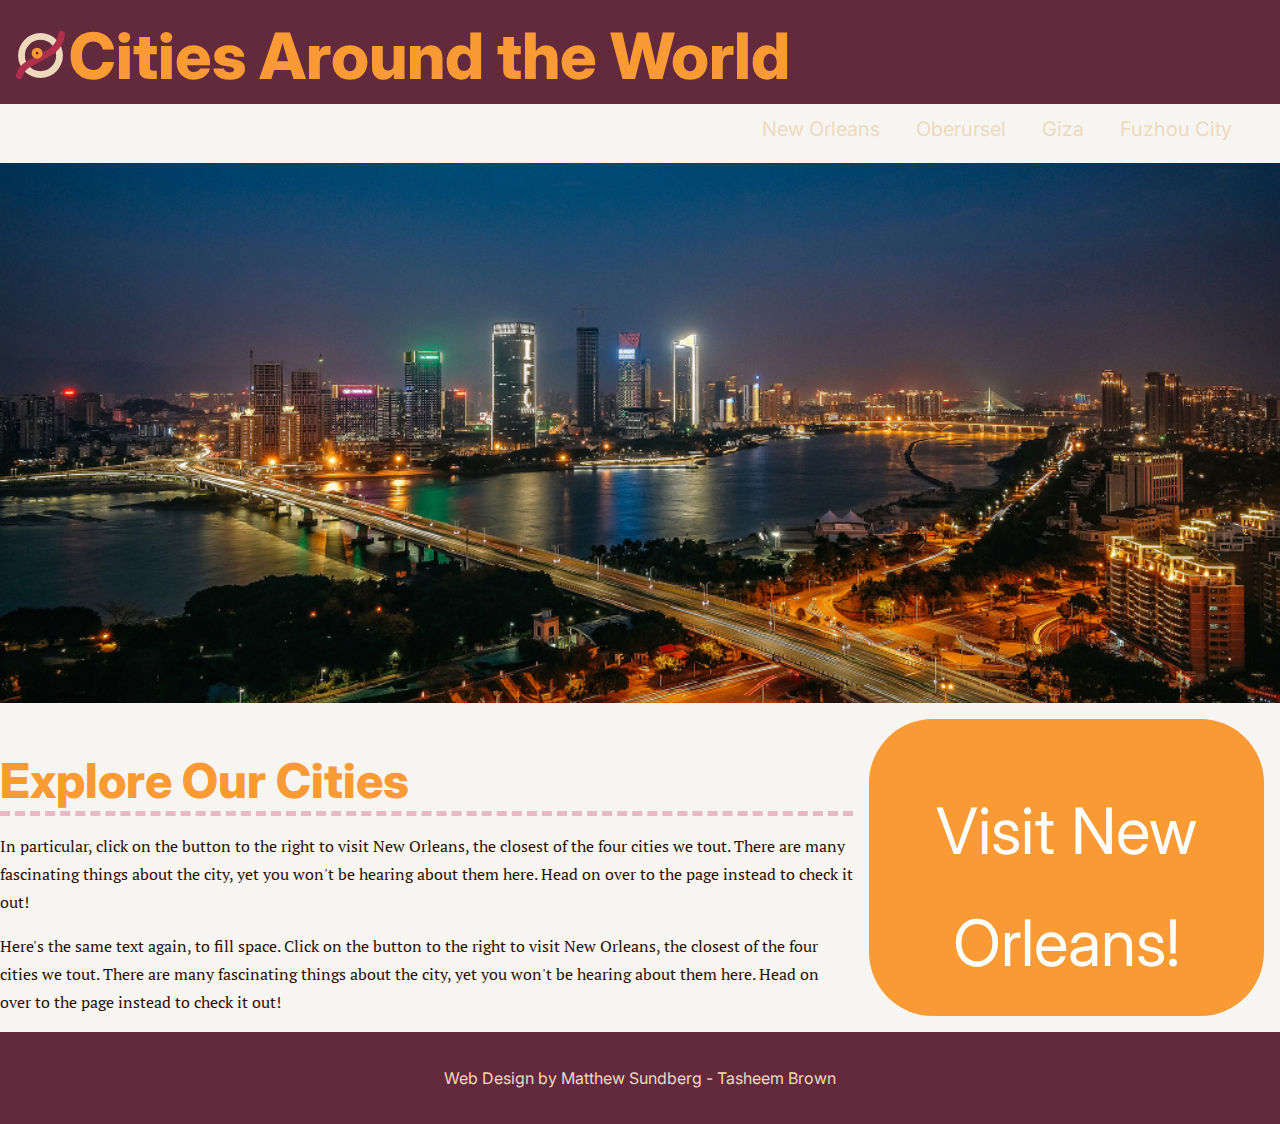
<file: index.html>
<!DOCTYPE html>
<html lang="en">
	<head>
		<meta charset="utf-8">
		<meta name="viewport" content="width=device-width, initial-scale=1.0">
		<title>DMS 290 - Project 02 - Cities Around the World</title>
		<link rel="stylesheet" href="css/index.css">
	</head>

	<body>
		<header class="inset">
			<a href="." class="left-nav">
				<img src="images/logo.svg" alt="logo" class="logo">
				<h1 class="site-title">Cities Around the World</h1>
			</a>
			<nav class="right-nav">
				<ol>
					<li><a href="new-orleans.html">New Orleans</a></li>
					<li><a href="oberursel.html">Oberursel</a></li>
					<li><a href="giza.html">Giza</a></li>
					<li><a href="fuzhou.html">Fuzhou City</a></li>
				</ol>
			</nav>
		</header>
		<main class="container">
			<img class="full-hero" src="images/Fuzhou_Cityscape_(Taixi_CBD).jpg" alt="Cityscape image">
			<section class="boring-area">
				<h2>Explore Our Cities</h2>
				<p>In particular, click on the button to the right to visit New Orleans, the closest of the four cities we tout. There are many fascinating things about the city, yet you won't be hearing about them here. Head on over to the page instead to check it out!</p>
				<p>Here's the same text again, to fill space. Click on the button to the right to visit New Orleans, the closest of the four cities we tout. There are many fascinating things about the city, yet you won't be hearing about them here. Head on over to the page instead to check it out!</p>
			</section>
			<a class="call-to-action" href="new-orleans.html">Visit New Orleans!</a>
		</main>
		<footer class="inset">
			Web Design by Matthew Sundberg - Tasheem Brown
		</footer>
	</body>
</html>
</file>
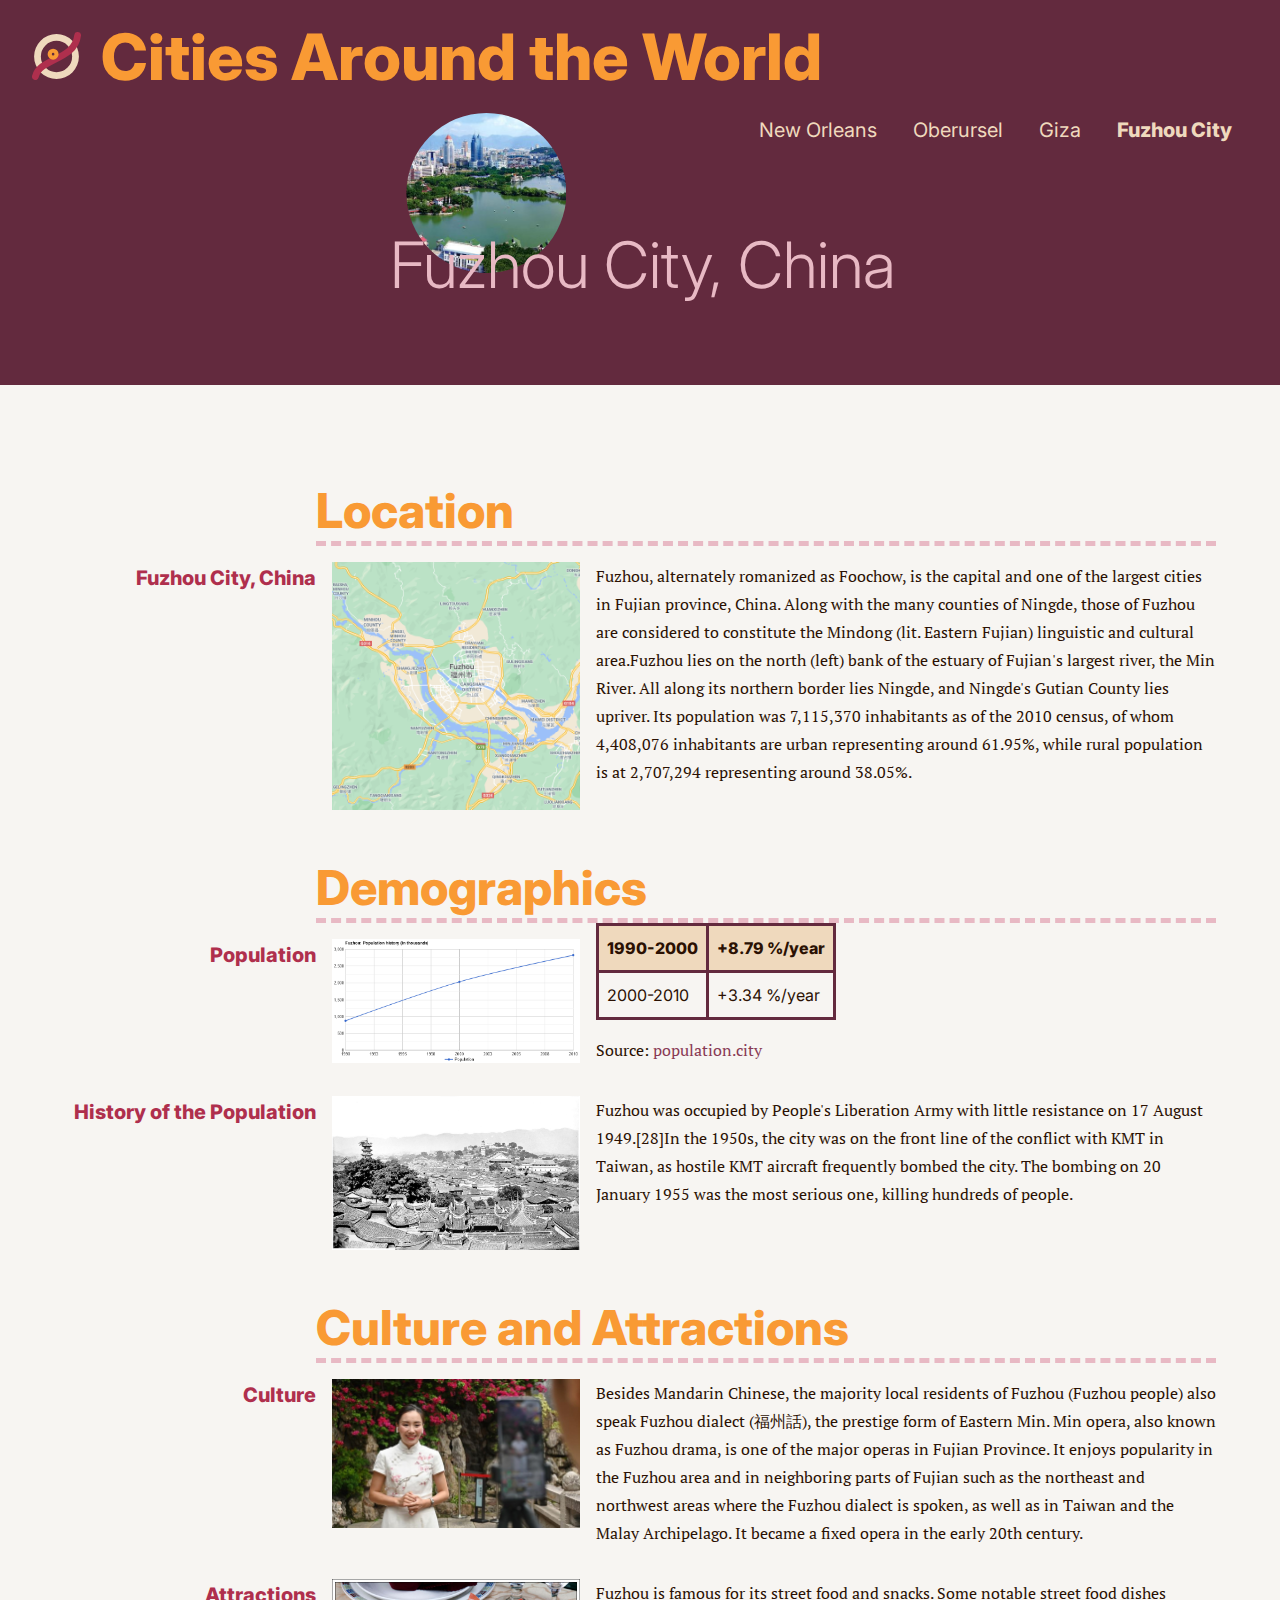
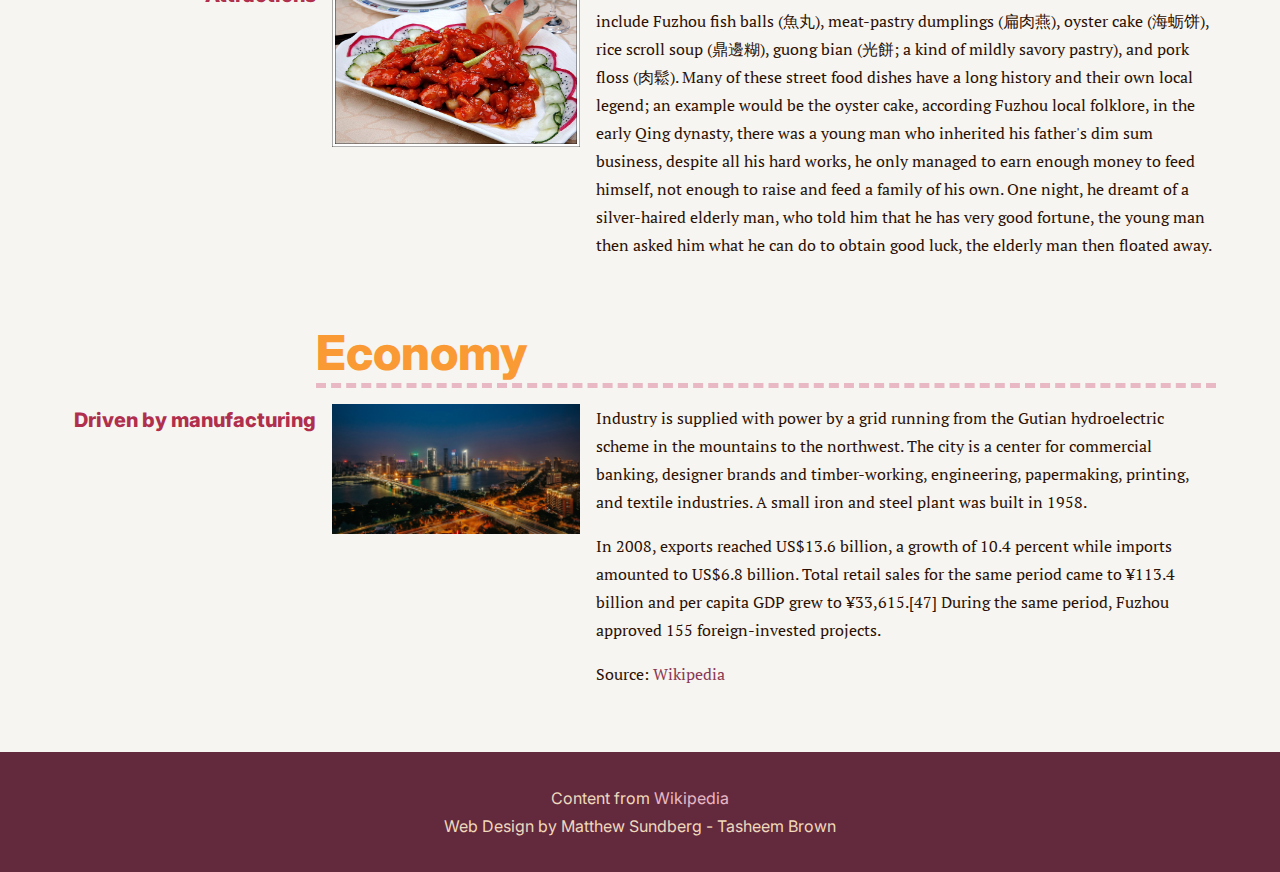
<file: fuzhou.html>
<!DOCTYPE html>
<html lang="en">
	<head>
		<meta charset="utf-8">
		<meta name="viewport" content="width=device-width, initial-scale=1.0">
		<title>DMS 290 - Project 02 - Fuzhou City</title>
		<link rel="stylesheet" href="css/city.css">
	</head>

	<body>
		<header class="inset">
			<a href="." class="left-nav">
				<img src="images/logo.svg" alt="logo" class="logo">
				<h1 class="site-title">Cities Around the World</h1>
			</a>
			<nav class="right-nav">
				<ol>
					<li><a href="new-orleans.html">New Orleans</a></li>
					<li><a href="oberursel.html">Oberursel</a></li>
					<li><a href="giza.html">Giza</a></li>
					<li class="active"><a href="fuzhou.html">Fuzhou City</a></li>
				</ol>
			</nav>
			<div class="center-nav">
				<img src="images/fuzhou-city.jpg" alt="Fuzhou City">
				<h1>Fuzhou City, China</h1>
			</div>
		</header>

		<main class="container">
			<section>
				<h2>Location</h2>
				<section class="row"> <!--location-->
					<h3>Fuzhou City, China</h3>
					<img class="middle-third" src="images/fuzhou-map.png" alt="Fuzhou City Map">
					<div>
						<p>
							Fuzhou, alternately romanized as Foochow, is the capital and one of the largest cities in Fujian province, China. Along with the many counties of Ningde, those of Fuzhou are considered to constitute the Mindong (lit. Eastern Fujian) linguistic and cultural area.Fuzhou lies on the north (left) bank of the estuary of Fujian's largest river, the Min River. All along its northern border lies Ningde, and Ningde's Gutian County lies upriver. Its population was 7,115,370 inhabitants as of the 2010 census, of whom 4,408,076 inhabitants are urban representing around 61.95%, while rural population is at 2,707,294 representing around 38.05%.
					</div>
				</section>
			</section>

			<section>
				<h2>Demographics</h2>
				<section class="row demographics"> <!--Demographics-->
					<h3>Population</h3>
					<img src="images/fuzhou-demographics.png" alt="Fuzhou City Demographics">
					<div>
						<table>
							<tr>
								<td>1990-2000</td>
								<td>+8.79 %/year</td>
							</tr>
							<tr>
								<td>2000-2010</td>
								<td>+3.34 %/year</td>
							</tr>
						</table>
						<p>Source: <a href="http://population.city/china/fuzhou/">population.city</a></p>
					</div>
				</section>

				<section class="row"> <!--History-->
					<h3>History of the Population</h3>
					<img src="images/fuzhou-history.jpg" alt="New Orleans History">
					<div>
						<p>
							Fuzhou was occupied by People's Liberation Army with little resistance on 17 August 1949.[28]In the 1950s, the city was on the front line of the conflict with KMT in Taiwan, as hostile KMT aircraft frequently bombed the city. The bombing on 20 January 1955 was the most serious one, killing hundreds of people.
						</p>
					</div>
				</section>
			</section>

			<section>
				<h2>Culture and Attractions</h2>
				<section class="row"> <!--Culture-->
					<h3>Culture</h3>
					<img src="images/fuzhou-culture.jpeg" alt="Giza Culture">
					<div>
						<p>
							Besides Mandarin Chinese, the majority local residents of Fuzhou (Fuzhou people) also speak Fuzhou dialect (福州話), the prestige form of Eastern Min. Min opera, also known as Fuzhou drama, is one of the major operas in Fujian Province. It enjoys popularity in the Fuzhou area and in neighboring parts of Fujian such as the northeast and northwest areas where the Fuzhou dialect is spoken, as well as in Taiwan and the Malay Archipelago. It became a fixed opera in the early 20th century.
						</p>
					</div>
				</section>

				<section class="row"> <!--Attractions-->
					<h3>Attractions</h3>
					<img src="images/Litchi_Pork.jpg" alt="Giza Attractions">
					<div>
						<p>
							Fuzhou is famous for its street food and snacks. Some notable street food dishes include Fuzhou fish balls (魚丸), meat-pastry dumplings (扁肉燕), oyster cake (海蛎饼), rice scroll soup (鼎邊糊), guong bian (光餅; a kind of mildly savory pastry), and pork floss (肉鬆). Many of these street food dishes have a long history and their own local legend; an example would be the oyster cake, according Fuzhou local folklore, in the early Qing dynasty, there was a young man who inherited his father's dim sum business, despite all his hard works, he only managed to earn enough money to feed himself, not enough to raise and feed a family of his own. One night, he dreamt of a silver-haired elderly man, who told him that he has very good fortune, the young man then asked him what he can do to obtain good luck, the elderly man then floated away.
						</p>
					</div>
				</section>
			</section>

			<section>
				<h2>Economy</h2>
				<section class="row"> <!--economy-->
					<h3>Driven by manufacturing</h3>
					<img src="images/Fuzhou_Cityscape_(Taixi_CBD).jpg" alt="Fuzhou Cityscape">
					<div>
						<p>
							Industry is supplied with power by a grid running from the Gutian hydroelectric scheme in the mountains to the northwest. The city is a center for commercial banking, designer brands and timber-working, engineering, papermaking, printing, and textile industries. A small iron and steel plant was built in 1958.
						</p>
						<p>
							In 2008, exports reached US$13.6 billion, a growth of 10.4 percent while imports amounted to US$6.8 billion. Total retail sales for the same period came to ¥113.4 billion and per capita GDP grew to ¥33,615.[47] During the same period, Fuzhou approved 155 foreign-invested projects.
						</p>
						<p>Source: <a href="https://en.wikipedia.org/wiki/Fuzhou">Wikipedia</a></p>
					</div>
				</section>
			</section>
		</main>

		<footer class="inset">
			<div>
				Content from <a href="https://en.wikipedia.org/wiki/Fuzhou">Wikipedia</a>
			</div>
			<div>Web Design by Matthew Sundberg - Tasheem Brown</div>
		</footer>
	</body>
</html>
</file>
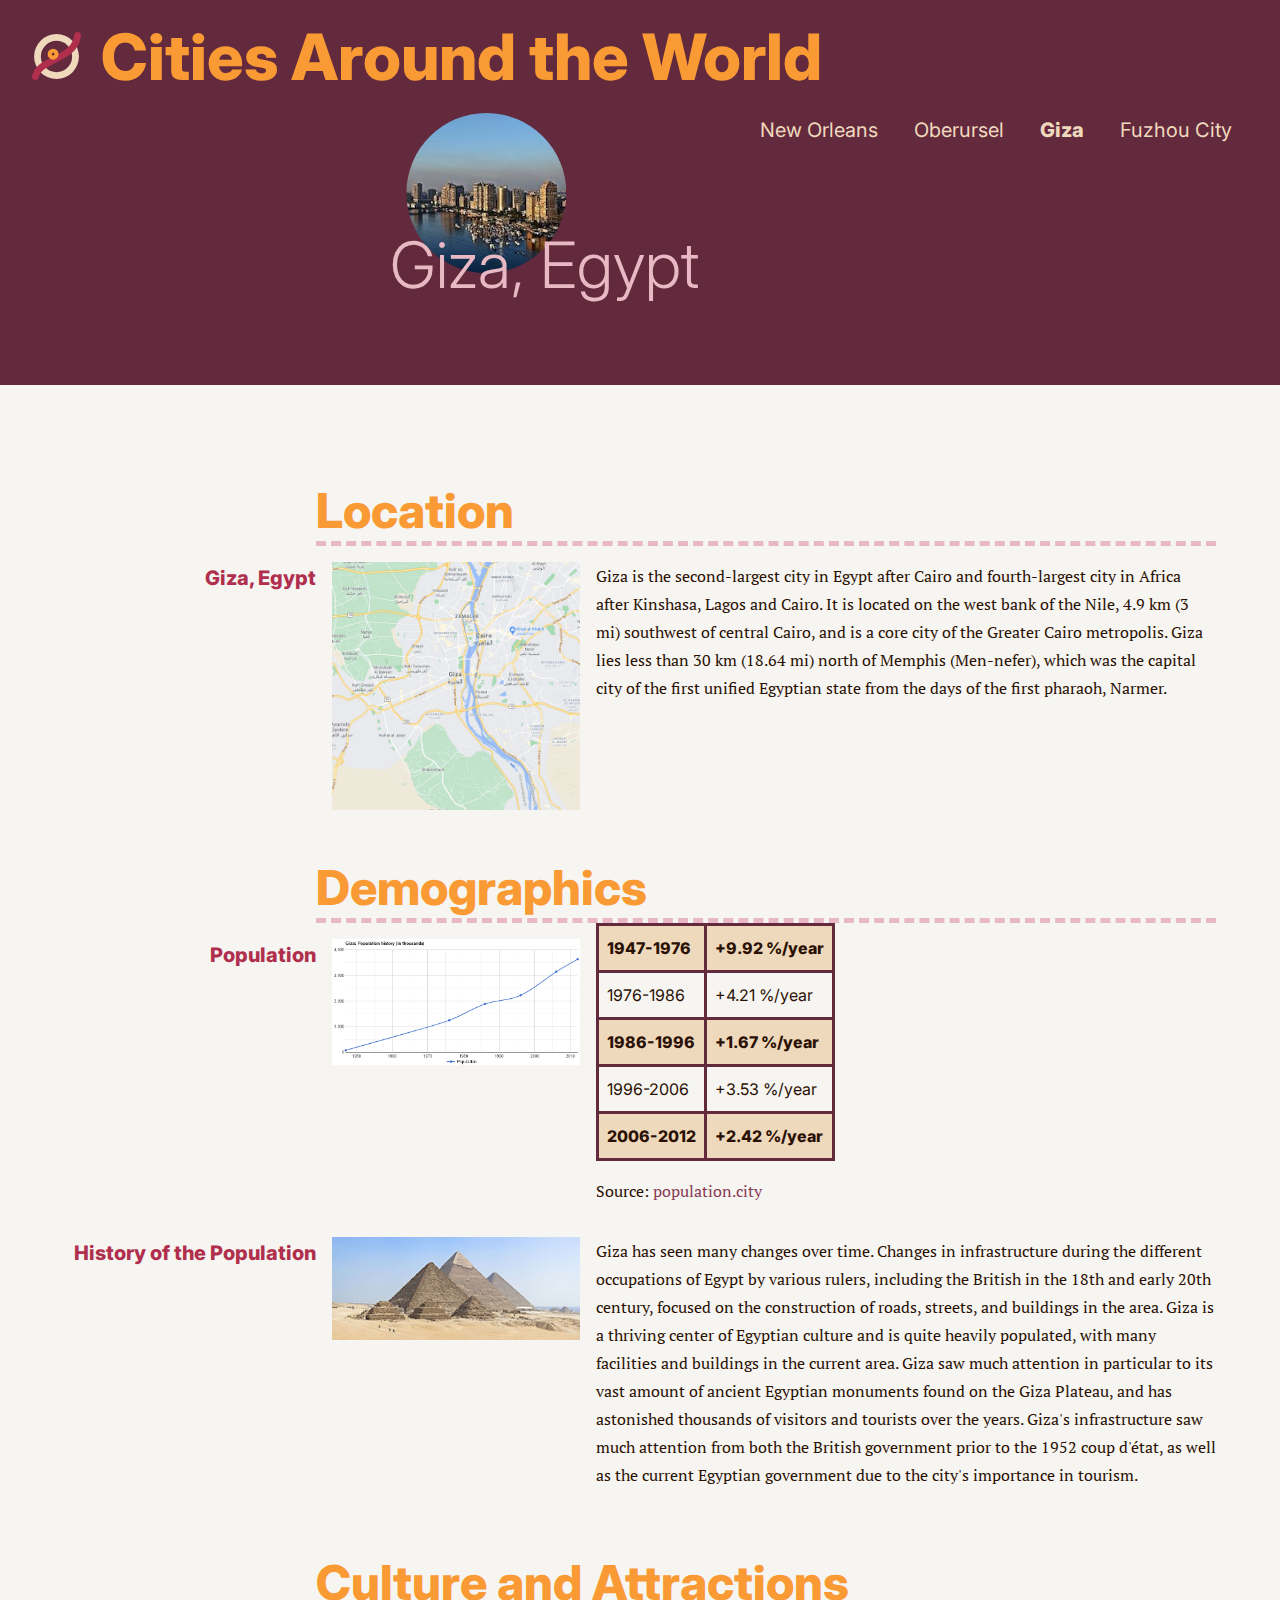
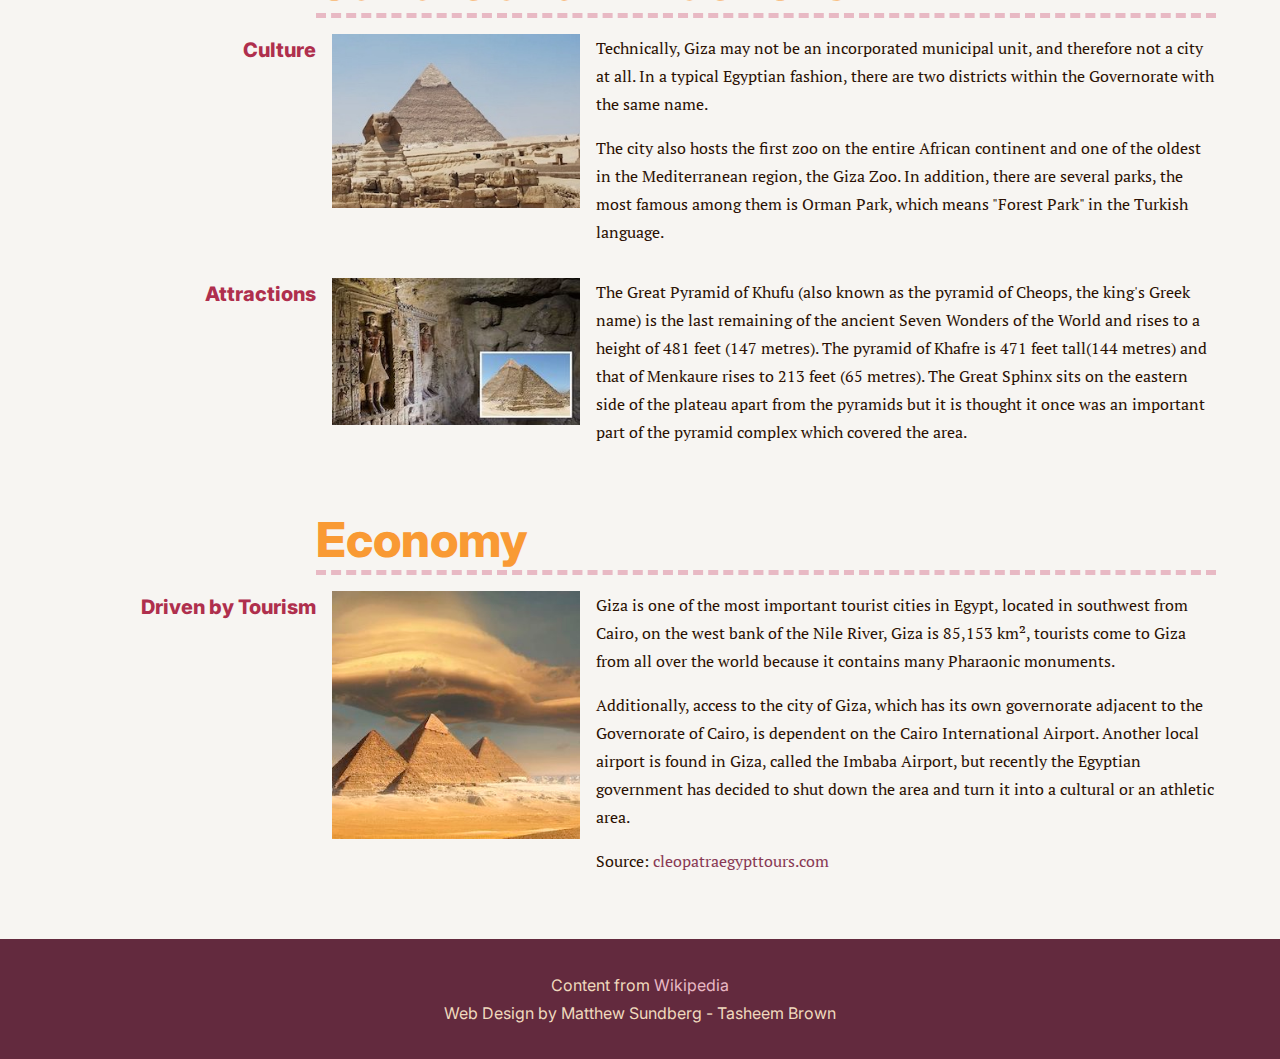
<file: giza.html>
<!DOCTYPE html>
<html lang="en">
	<head>
		<meta charset="utf-8">
		<meta name="viewport" content="width=device-width, initial-scale=1.0">
		<title>DMS 290 - Project 02 - Giza</title>
		<link rel="stylesheet" href="css/city.css">
	</head>

	<body>
		<header class="inset">
			<a href="." class="left-nav">
				<img src="images/logo.svg" alt="logo" class="logo">
				<h1 class="site-title">Cities Around the World</h1>
			</a>
			<nav class="right-nav">
				<ol>
					<li><a href="new-orleans.html">New Orleans</a></li>
					<li><a href="oberursel.html">Oberursel</a></li>
					<li class="active"><a href="giza.html">Giza</a></li>
					<li><a href="fuzhou.html">Fuzhou City</a></li>
				</ol>
			</nav>
			<div class="center-nav">
				<img src="images/giza-city.jpg" alt="Giza">
				<h1>Giza, Egypt</h1>
			</div>
		</header>

		<main class="container">
			<section>
				<h2>Location</h2>
				<section class="row"> <!--location-->
					<h3>Giza, Egypt</h3>
					<img src="images/giza-map.png" alt="Giza Map">
					<div>
						<p>
							Giza is the second-largest city in Egypt after Cairo and fourth-largest city in Africa after Kinshasa, Lagos and Cairo. It is located on the west bank of the Nile, 4.9 km (3 mi) southwest of central Cairo, and is a core city of the Greater Cairo metropolis. Giza lies less than 30 km (18.64 mi) north of Memphis (Men-nefer), which was the capital city of the first unified Egyptian state from the days of the first pharaoh, Narmer.
						</p>
					</div>
				</section>
			</section>

			<section>
				<h2>Demographics</h2>
				<section class="row demographics"> <!--Demographics-->
					<h3>Population</h3>
					<img src="images/giza-demographics.png" alt="Giza Demographics">
					<div>
						<table>
							<tr>
								<td>1947-1976</td>
								<td>+9.92 %/year</td>
							</tr>
							<tr>
								<td>1976-1986</td>
								<td>+4.21 %/year</td>
							</tr>
							<tr>
								<td>1986-1996</td>
								<td>+1.67 %/year</td>
							</tr>
							<tr>
								<td>1996-2006</td>
								<td>+3.53 %/year</td>
							</tr>
							<tr>
								<td>2006-2012</td>
								<td>+2.42 %/year</td>
							</tr>
						</table>
						<p>Source: <a href="http://population.city/egypt/giza/">population.city</a></p>
					</div>
				</section>

				<section class="row"> <!--History-->
					<h3>History of the Population</h3>
					<img src="images/giza-history.jpg" alt="New Orleans History">
					<div>
						<p>
							Giza has seen many changes over time. Changes in infrastructure during the different occupations of Egypt by various rulers, including the British in the 18th and early 20th century, focused on the construction of roads, streets, and buildings in the area. Giza is a thriving center of Egyptian culture and is quite heavily populated, with many facilities and buildings in the current area. Giza saw much attention in particular to its vast amount of ancient Egyptian monuments found on the Giza Plateau, and has astonished thousands of visitors and tourists over the years. Giza's infrastructure saw much attention from both the British government prior to the 1952 coup d'état, as well as the current Egyptian government due to the city's importance in tourism.
						</p>
					</div>
				</section>
			</section>

			<section>
				<h2>Culture and Attractions</h2>
				<section class="row"> <!--Culture-->
					<h3>Culture</h3>
					<img src="images/giza-culture.jpg" alt="Giza Culture">
					<div>
						<p>
							Technically, Giza may not be an incorporated municipal unit, and therefore not a city at all. In a typical Egyptian fashion, there are two districts within the Governorate with the same name.
						</p>
						<p>
							The city also hosts the first zoo on the entire African continent and one of the oldest in the Mediterranean region, the Giza Zoo. In addition, there are several parks, the most famous among them is Orman Park, which means "Forest Park" in the Turkish language.
						</p>
					</div>
				</section>

				<section class="row"> <!--Attractions-->
					<h3>Attractions</h3>
					<img src="images/giza-attractions.jpg" alt="Giza Attractions">
					<div>
						<p>
							The Great Pyramid of Khufu (also known as the pyramid of Cheops, the king's Greek name) is the last remaining of the ancient Seven Wonders of the World and rises to a height of 481 feet (147 metres). The pyramid of Khafre is 471 feet tall(144 metres) and that of Menkaure rises to 213 feet (65 metres). The Great Sphinx sits on the eastern side of the plateau apart from the pyramids but it is thought it once was an important part of the pyramid complex which covered the area.
						</p>
					</div>
				</section>
			</section>

			<section>
				<h2>Economy</h2>
				<section class="row"> <!--economy-->
					<h3>Driven by Tourism</h3>
					<img src="images/giza-tourism.jpg" alt="Giza Tourism">
					<div>
						<p>
							Giza is one of the most important tourist cities in Egypt, located in southwest from Cairo, on the west bank of the Nile River, Giza is 85,153 km², tourists come to Giza from all over the world because it contains many Pharaonic monuments.
						</p>
						<p>
							Additionally, access to the city of Giza, which has its own governorate adjacent to the Governorate of Cairo, is dependent on the Cairo International Airport. Another local airport is found in Giza, called the Imbaba Airport, but recently the Egyptian government has decided to shut down the area and turn it into a cultural or an athletic area.
						</p>
						<p>Source: <a href="https://www.cleopatraegypttours.com/egypt-travel-guide/giza-attractions/">cleopatraegypttours.com</a></p>
					</div>
				</section>
			</section>
		</main>

		<footer class="inset">
			<div>
				Content from <a href="https://en.wikipedia.org/wiki/Giza">Wikipedia</a>
			</div>
			<div>Web Design by Matthew Sundberg - Tasheem Brown</div>
		</footer>
	</body>
</html>
</file>
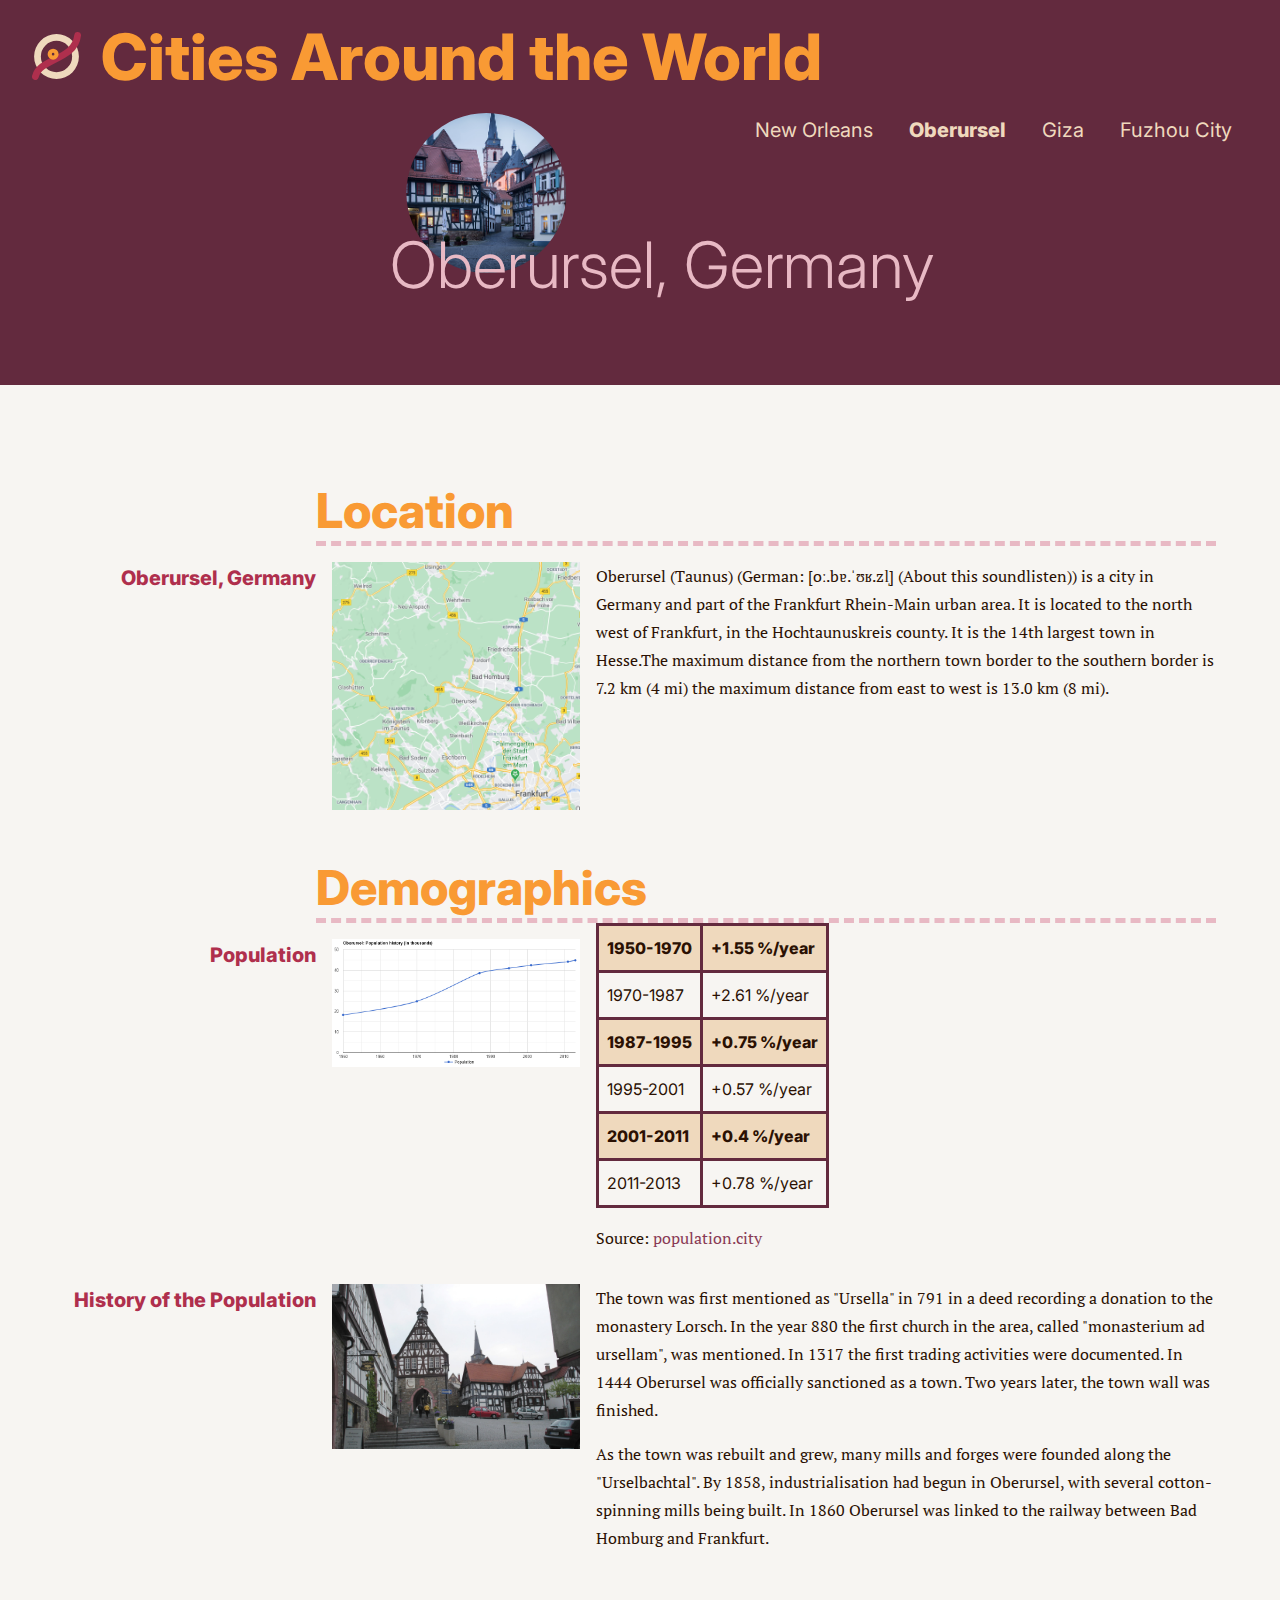
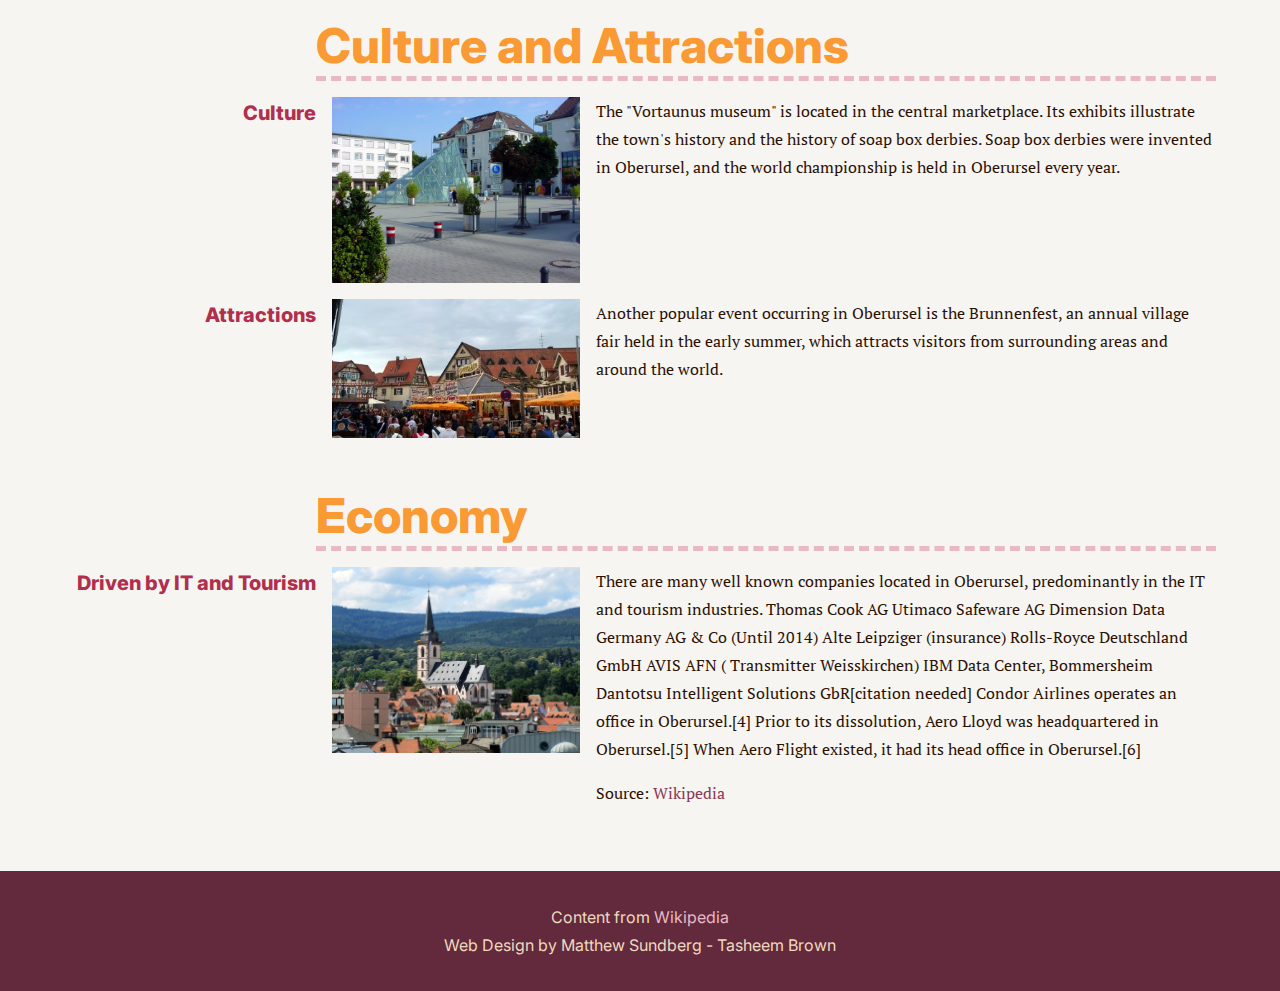
<file: oberursel.html>
<!DOCTYPE html>
<html lang="en">
	<head>
		<meta charset="utf-8">
		<meta name="viewport" content="width=device-width, initial-scale=1.0">
		<title>DMS 290 - Project 02 - Oberursel</title>
		<link rel="stylesheet" href="css/city.css">
	</head>

	<body>
		<header class="inset">
			<a href="." class="left-nav">
				<img src="images/logo.svg" alt="logo" class="logo">
				<h1 class="site-title">Cities Around the World</h1>
			</a>
			<nav class="right-nav">
				<ol>
					<li><a href="new-orleans.html">New Orleans</a></li>
					<li class="active"><a href="oberursel.html">Oberursel</a></li>
					<li><a href="giza.html">Giza</a></li>
					<li><a href="fuzhou.html">Fuzhou City</a></li>
				</ol>
			</nav>
			<div class="center-nav">
				<img src="images/oberursel-city.jpg" alt="Oberursel">
				<h1>Oberursel, Germany</h1>
			</div>
		</header>

		<main class="container">
			<section>
				<h2>Location</h2>
				<section class="row"> <!--location-->
					<h3>Oberursel, Germany</h3>
					<img src="images/oberursel-map.png" alt="Oberursel Map">
					<div>
						<p>
							Oberursel (Taunus) (German: [oː.bɐ.ˈʊʁ.zl̩] (About this soundlisten)) is a city in Germany and part of the Frankfurt Rhein-Main urban area. It is located to the north west of Frankfurt, in the Hochtaunuskreis county. It is the 14th largest town in Hesse.The maximum distance from the northern town border to the southern border is 7.2 km (4 mi) the maximum distance from east to west is 13.0 km (8 mi).
						</p>
					</div>
				</section>
			</section>

			<section>
				<h2>Demographics</h2>
				<section class="row demographics"> <!--Demographics-->
					<h3>Population</h3>
					<img src="images/oberursel-demographics.png" alt="Oberursel Demographics">
					<div>
						<table>
							<tr>
								<td>1950-1970</td>
								<td>+1.55 %/year</td>
							</tr>
							<tr>
								<td>1970-1987</td>
								<td>+2.61 %/year</td>
							</tr>
							<tr>
								<td>1987-1995</td>
								<td>+0.75 %/year</td>
							</tr>
							<tr>
								<td>1995-2001</td>
								<td>+0.57 %/year</td>
							</tr>
							<tr>
								<td>2001-2011</td>
								<td>+0.4 %/year</td>
							</tr>
							<tr>
								<td>2011-2013</td>
								<td>+0.78 %/year</td>
							</tr>
						</table>
						<p>Source: <a href="http://population.city/germany/oberursel/">population.city</a></p>
					</div>
				</section>

				<section class="row"> <!--History-->
					<h3>History of the Population</h3>
					<img src="images/obrursel-history.jpg" alt="Oberursel History">
					<div>
						<p>
							The town was first mentioned as "Ursella" in 791 in a deed recording a donation to the monastery Lorsch. In the year 880 the first church in the area, called "monasterium ad ursellam", was mentioned. In 1317 the first trading activities were documented. In 1444 Oberursel was officially sanctioned as a town. Two years later, the town wall was finished.
						</p>
						<p>
							As the town was rebuilt and grew, many mills and forges were founded along the "Urselbachtal". By 1858, industrialisation had begun in Oberursel, with several cotton-spinning mills being built. In 1860 Oberursel was linked to the railway between Bad Homburg and Frankfurt.
						</p>
					</div>
				</section>
			</section>

			<section>
				<h2>Culture and Attractions</h2>
				<section class="row"> <!--Culture-->
					<h3>Culture</h3>
					<img src="images/Oberursel_museum.jpg" alt="Oberursel Culture">
					<div>
						<p>
							The "Vortaunus museum" is located in the central marketplace. Its exhibits illustrate the town's history and the history of soap box derbies. Soap box derbies were invented in Oberursel, and the world championship is held in Oberursel every year.
						</p>
					</div>
				</section>

				<section class="row"> <!--Attractions-->
					<h3>Attractions</h3>
					<img src="images/obrursel-Brunnenfest1-26kdfmi.jpg" alt="Oberursel Attractions">
					<div>
						<p>Another popular event occurring in Oberursel is the Brunnenfest, an annual village fair held in the early summer, which attracts visitors from surrounding areas and around the world.</p>
					</div>
				</section>
			</section>

			<section>
				<h2>Economy</h2>
				<section class="row"> <!--economy-->
					<h3>Driven by IT and Tourism</h3>
					<img src="images/obrursel-economy.jpg" alt="Oberursel Economy">
					<div>
						<p>
							There are many well known companies located in Oberursel, predominantly in the IT and tourism industries.
							Thomas Cook AG
							Utimaco Safeware AG
							Dimension Data Germany AG & Co (Until 2014)
							Alte Leipziger (insurance)
							Rolls-Royce Deutschland GmbH
							AVIS
							AFN ( Transmitter Weisskirchen)
							IBM Data Center, Bommersheim
							Dantotsu Intelligent Solutions GbR[citation needed]
							Condor Airlines operates an office in Oberursel.[4]
							Prior to its dissolution, Aero Lloyd was headquartered in Oberursel.[5] When Aero Flight existed, it had its head office in Oberursel.[6]
						</p>

						<p>Source: <a href="https://en.wikipedia.org/wiki/Oberursel_(Taunus)">Wikipedia</a></p>
					</div>
				</section>
			</section>
		</main>

		<footer class="inset">
			<div>
				Content from <a href="https://en.wikipedia.org/wiki/Oberursel_(Taunus)">Wikipedia</a>
			</div>
			<div>Web Design by Matthew Sundberg - Tasheem Brown</div>
		</footer>
	</body>
</html>
</file>
<file: css/index.css>
/* fonts */
@import url('https://fonts.googleapis.com/css2?family=Inter:wght@300;800&family=PT+Serif:ital,wght@0,400;1,700');

/* colors */
:root {
	--background-color: #f7f5f2;
	--inset-background-color: #632A3E;
	--inset-highlight-color: #e8b9c4;
	--inset-text-color: #efd9bd;
	--link-color: #893A55;
	--link-hover-color: #AF4A6D;
	--heading-color: #f99a34;
	--secondary-heading-color: #af2f4d;
	--copy-text-color: #2b1103;
	--sans-font: 'Inter', sans-serif;
	--serif-font: 'PT Serif', serif;
}

/* resets */
html, body {
	padding: 0;
	margin: 0;
	border: 0;
}
* {
	box-sizing: border-box;
}

/* overall styles */
body {
	background-color: var(--background-color);
	color: var(--copy-text-color);
	font-size: 16px;
	line-height: 1.75;
	font-family: var(--serif-font);
}

/* general text stuff */
h1, h2, h3 {
	margin-bottom: 0;
	margin-top: 1em;
	color: var(--heading-color);
	font-family: var(--sans-font);
	font-weight: 800;
	clear: both;
	line-height: 1.25em;
}
h1 {
	font-size: 4rem;
}
h2 {
	font-size: 3rem;
	border-bottom: 5px dashed var(--inset-highlight-color);
}

a {
	text-decoration: none;
	color: var(--link-color);
}
a:hover {
	text-decoration: underline;
	color: var(--link-hover-color);
}

.inset {
	font-family: var(--sans-font);
	background-color: var(--inset-background-color);
	color: var(--inset-text-color);
}
.inset a {
	color: var(--inset-highlight-color);
}

/* header */
header {
	padding: 1rem;
	padding-bottom: 0.5rem;
	margin: 0;
}

header h1 {
	margin: 0;
	display: inline-block;
}

header > * {
	display: inline-block;
}

a.left-nav {
	text-decoration: none;
}
.logo {
	height: 3rem;
}

/* header > .right-nav */
.right-nav {
	display: inline-block;
	float: right;
}

.right-nav a {
	color: var(--inset-text-color);
	font-size: 1.25rem;
}

.right-nav li {
	display: inline-block;
	margin-right: 2rem;
}

/* footer */
footer {
	text-align: center;
	padding: 2rem;
}

/* layout */
.container {
	width: 100%;
	display: grid;
	grid-template-areas:
		"hero hero"
		"side action";
	grid-template-columns: 2fr 1fr;
	grid-template-rows: 60vh 1fr;
}
.full-hero {
	grid-area: hero;
	width: 100%;
	object-fit: cover;
	height: 100%;
}
.boring-area {
	grid-area: side;
}

/* CTA button */
.call-to-action {
	grid-area: action;
	background-color: var(--heading-color);
	color: white;
	margin: 1rem;
	text-align: center;
	font-family: var(--sans-font);
	border-radius: 4rem;
	font-size: 4rem;
	padding-top: 3.5rem;
}


/* mobile */
@media screen and (max-width: calc(100ch)) {
}
</file>
<file: css/city.css>
/* fonts */
@import url('https://fonts.googleapis.com/css2?family=Inter:wght@300;800&family=PT+Serif:ital,wght@0,400;1,700');

/* colors */
:root {
	--background-color: #f7f5f2;
	--inset-background-color: #632A3E;
	--inset-highlight-color: #e8b9c4;
	--inset-text-color: #efd9bd;
	--link-color: #893A55;
	--link-hover-color: #AF4A6D;
	--heading-color: #f99a34;
	--secondary-heading-color: #af2f4d;
	--copy-text-color: #2b1103;
	--sans-font: 'Inter', sans-serif;
	--serif-font: 'PT Serif', serif;
}

/* resets */
html, body {
	padding: 0;
	margin: 0;
	border: 0;
}
* {
	box-sizing: border-box;
}

/* overall styles */
body {
	background-color: var(--background-color);
	color: var(--copy-text-color);
	font-size: 16px;
	line-height: 1.75;
	font-family: var(--serif-font);
}

/* general text stuff */
h1, h2, h3 {
	margin: 0;
	margin-top: 1em;
	color: var(--heading-color);
	font-family: var(--sans-font);
	font-weight: 800;
	clear: both;
	line-height: 1.25em;
}
h1 {
	font-size: 4rem;
}
h2 {
	font-size: 3rem;
	border-bottom: 5px dashed var(--inset-highlight-color);
}
h3 {
	color: var(--secondary-heading-color);
	font-size: 1.25rem;
}

a {
	text-decoration: none;
	color: var(--link-color);
}
a:hover {
	text-decoration: underline;
	color: var(--link-hover-color);
}

table, td {
	border-collapse: collapse;
	border: 3px solid var(--inset-background-color);
	font-family: var(--sans-font);
	padding: 0.5rem;
}

tr:nth-child(odd) {
  background-color: var(--inset-text-color);
  font-weight: 800;
}

img {
	margin: 1rem;
}

.inset {
	font-family: var(--sans-font);
	background-color: var(--inset-background-color);
	color: var(--inset-text-color);
}
.inset a {
	color: var(--inset-highlight-color);
}

/* header */
header {
	padding: 1rem;
	padding-bottom: 0.5rem;
	margin: 0;
}

header h1 {
	margin: 0;
	display: inline-block;
}

header > * {
	display: inline-block;
}

.center-nav {
	display: block;
	padding-left: 30%;
}

.center-nav h1 {
	color: var(--inset-highlight-color);
	font-weight: 300;
	position: relative;
	top: -4.5rem;
}

.center-nav img {
	width: 10rem;
	height: 10rem;
	object-fit: cover;
	clip-path: circle(at center);
}

a.left-nav {
	text-decoration: none;
}
.logo {
	height: 3rem;
	margin-bottom: 0;
}


/* header > .right-nav */
.right-nav {
	display: inline-block;
	float: right;
}

.right-nav a {
	color: var(--inset-text-color);
	font-size: 1.25rem;
}

.right-nav li {
	display: inline-block;
	margin-right: 2rem;
}

.right-nav .active {
	font-weight: 800;
}

/* footer */
footer {
	text-align: center;
	padding: 2rem;
}

/* layout */
.container {
	width: 100%;
	padding: 3rem 0;
	display: grid;
	grid-template-columns: [main-start] 1fr [left-margin] 28ch [content-start] min(100ch, calc(100% - 64px)) [content-end] 1fr [main-end];
}
.container > * {
	display: grid;
	grid-template-columns: subgrid;
	grid-column-start: main-start;
	grid-column-end: main-end;
}
.container section h2 {
	grid-column-start: content-start;
  grid-column-end: content-end;
}
.container section .row {
	grid-column-start: left-margin;
  grid-column-end: content-end;
  display: grid;
  grid-template-columns: 28ch 2fr 5fr;
  grid-gap: 1rem;
}
.row h3 {
	text-align: right;
}
.row img {
	width: 100%;
	margin: 0;
	margin-top: 1rem;
}


/* mobile */
@media screen and (max-width: calc(100ch)) {
	header {
		text-align: center;
	}
	.city-title, nav ol {
		padding: 0;
	}
	.header-img {
		width: 15rem;
		height: 15rem;
		object-fit: cover;
		clip-path: circle(at center);
		transform: translateY(7.5rem);
		margin: -6rem auto 0;
		position: relative;
		left: 0;
		right: 0;
	}

	.demographics {
		grid-template-columns: 1fr;
	}
	.demographics > * {
		margin-bottom: 1rem;
	}
}
</file>
